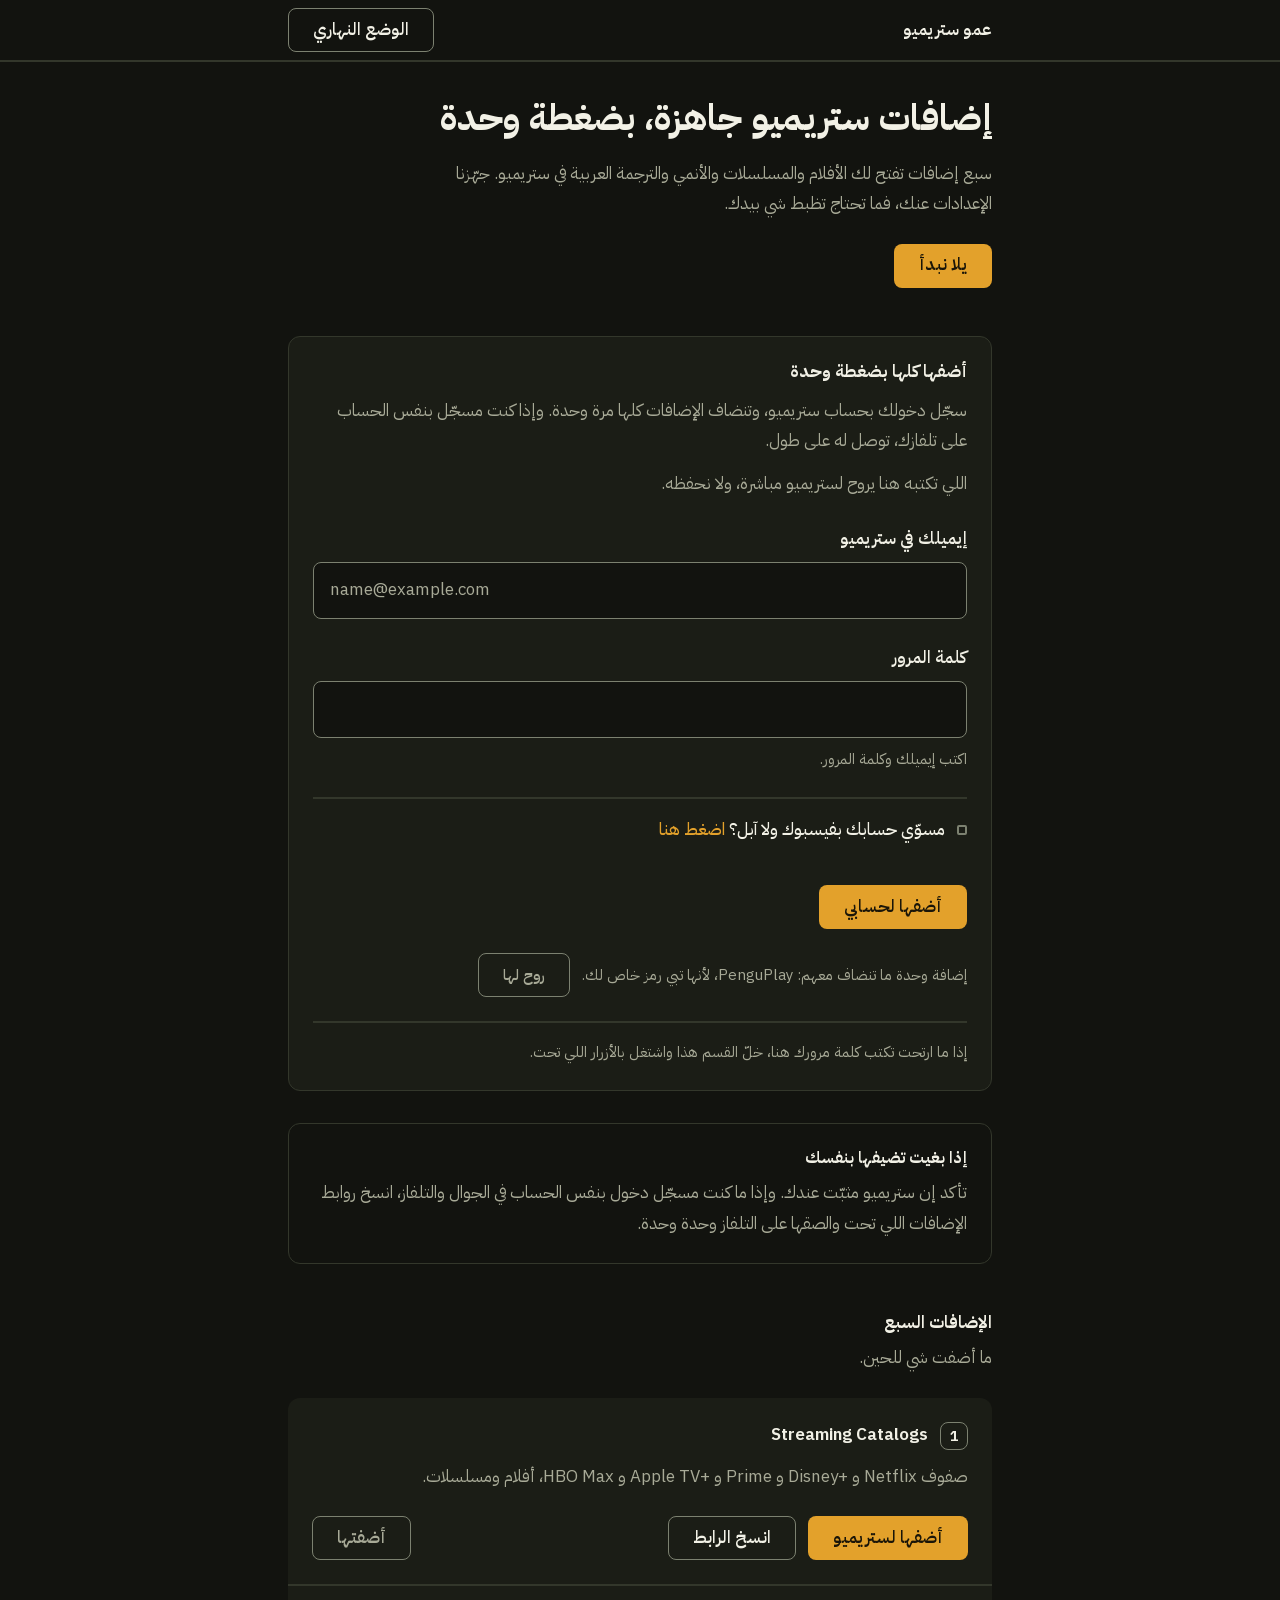
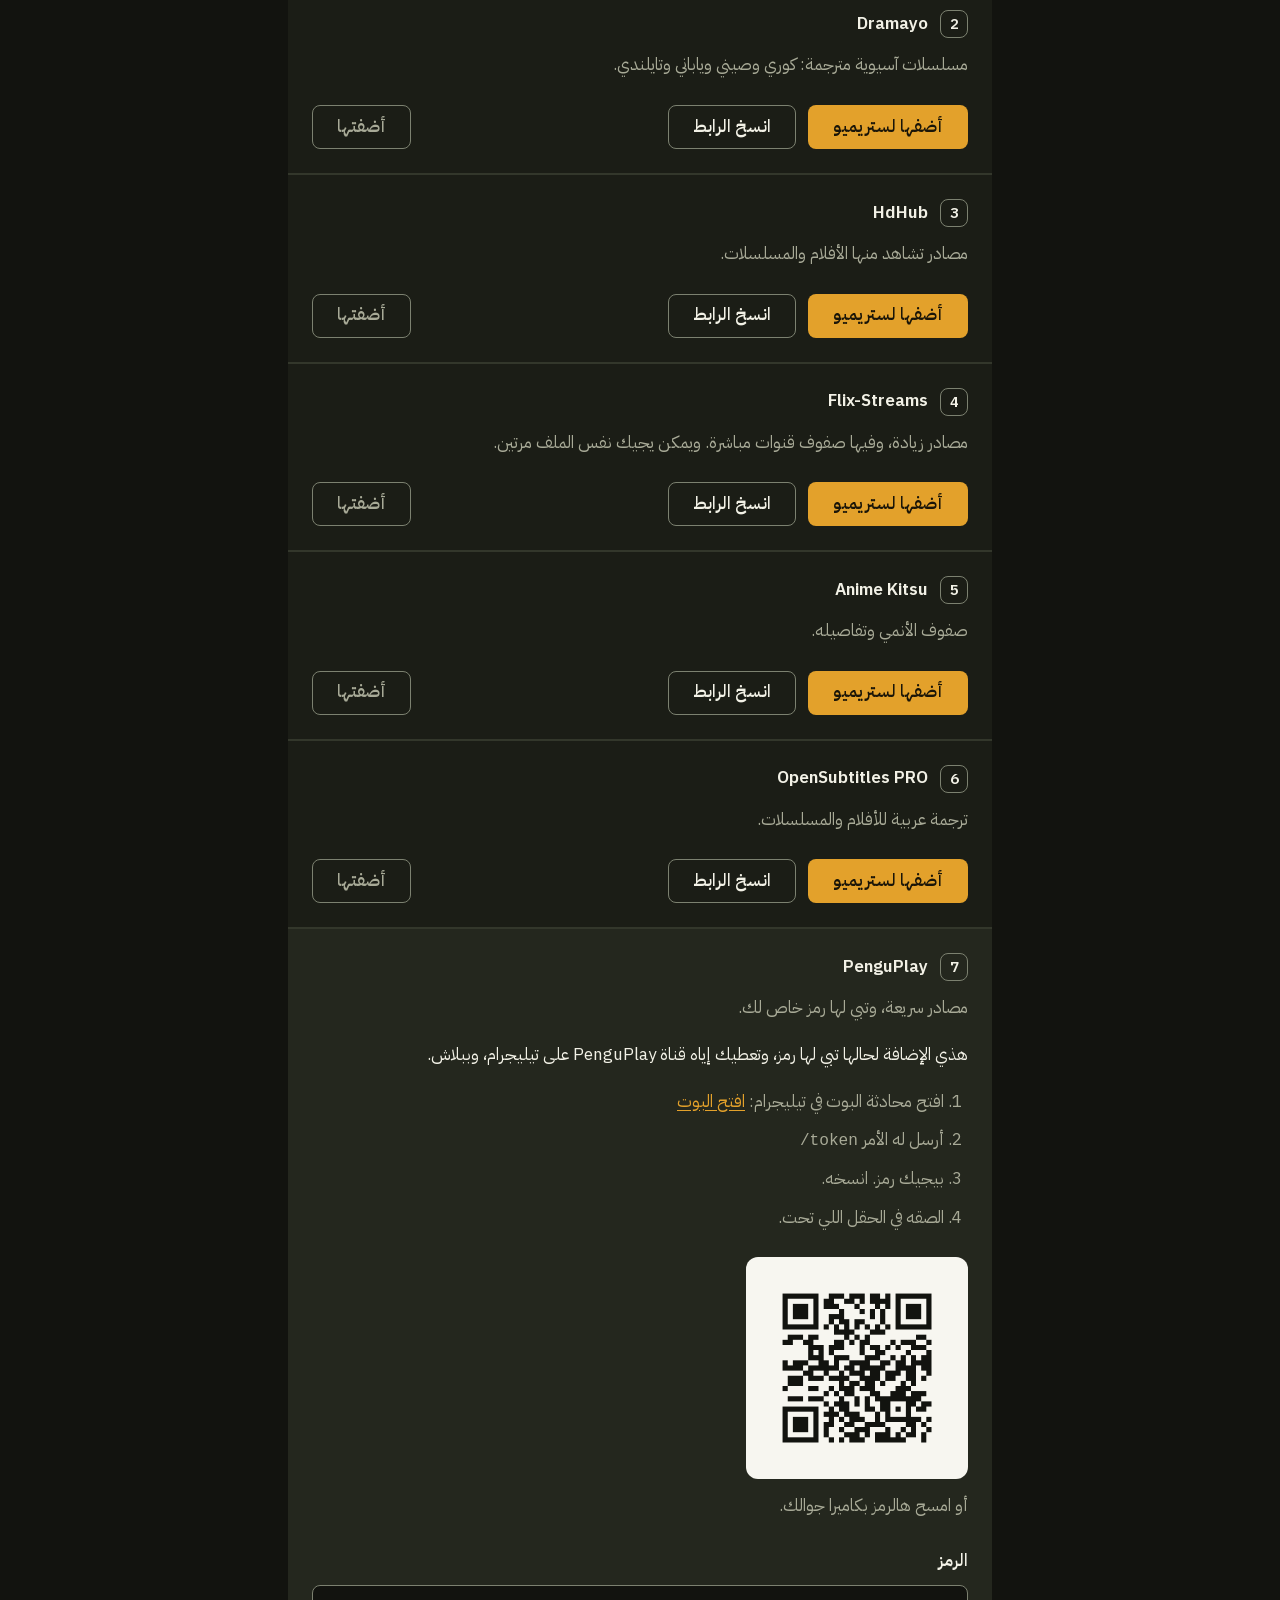
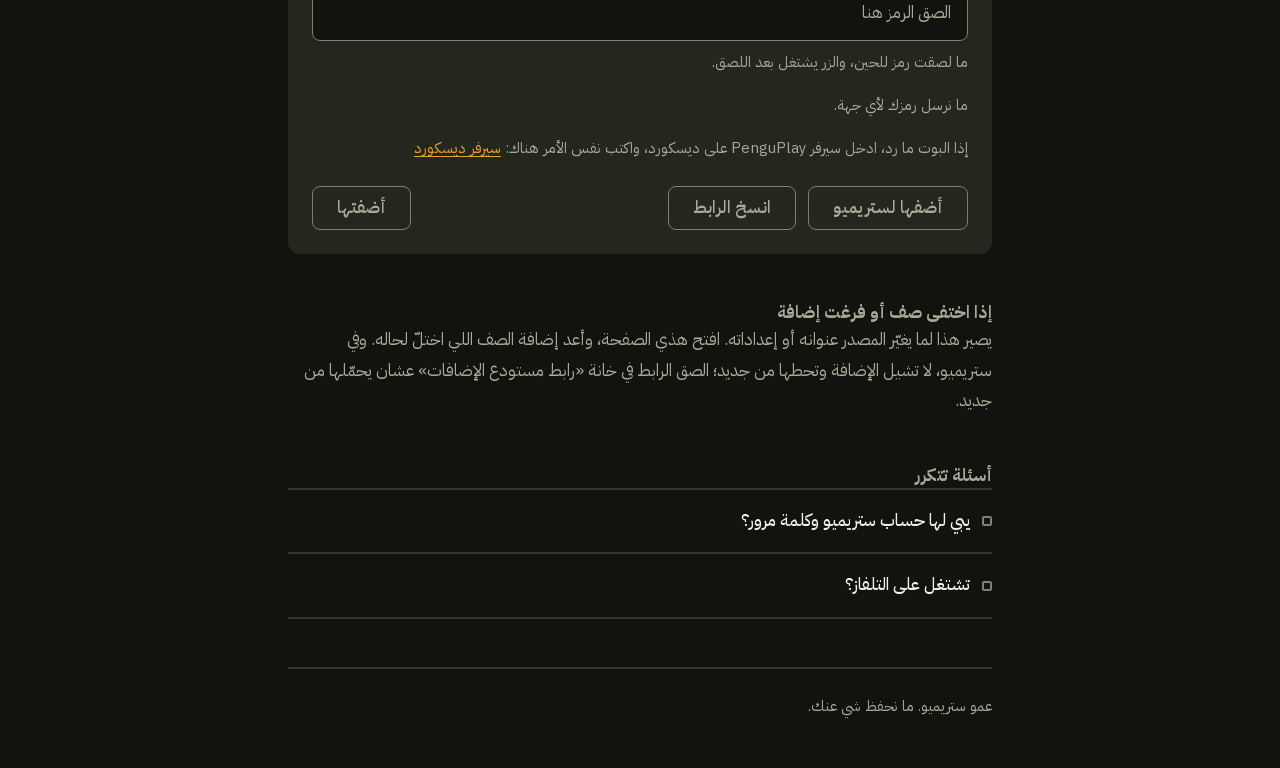
<file: web/index.html>
<!DOCTYPE html>
<html lang="ar" dir="rtl" data-theme="dark">
<head>
<meta charset="utf-8">
<meta name="viewport" content="width=device-width, initial-scale=1">
<title>عمو ستريميو · إضافات ستريميو جاهزة بضغطة وحدة</title>
<meta name="description" content="سبع إضافات لستريميو بإعدادات جاهزة من عندنا: أفلام ومسلسلات وأنمي وترجمة عربية. سجّل دخولك وتنضاف كلها بضغطة وحدة، أو ضيفها وحدة وحدة بدون حساب.">
<meta name="color-scheme" content="dark light">
<meta name="theme-color" content="#12130F">
<link rel="icon" href="data:image/svg+xml,%3Csvg xmlns='http://www.w3.org/2000/svg' viewBox='0 0 32 32'%3E%3Crect width='32' height='32' rx='8' fill='%2312130F'/%3E%3Crect x='7' y='15' width='18' height='2' fill='%23E3A12B'/%3E%3C/svg%3E">
<link rel="preload" href="assets/fonts/plex-arabic-400.woff2" as="font" type="font/woff2" crossorigin>
<link rel="stylesheet" href="assets/fonts/plex.css">
<link rel="stylesheet" href="app.css">
<script>
/* Applied before first paint so a reader who chose the light theme never sees a dark flash. */
try {
  if (JSON.parse(localStorage.getItem("ammo.theme")) === "light") {
    document.documentElement.dataset.theme = "light";
  }
} catch (error) {}
</script>
<script src="app.js" defer></script>
</head>
<body>

<header class="masthead">
  <div class="masthead-inner">
    <span class="wordmark">عمو ستريميو</span>
    <button class="btn btn-quiet" id="theme" type="button" aria-pressed="false">الوضع النهاري</button>
  </div>
  <div class="track" role="presentation">
    <span class="track-fill" id="track-fill"></span>
  </div>
</header>

<main>

  <section class="hero">
    <h1>إضافات ستريميو جاهزة، بضغطة وحدة</h1>
    <p>
      سبع إضافات تفتح لك الأفلام والمسلسلات والأنمي والترجمة العربية في ستريميو. جهّزنا الإعدادات
      عنك، فما تحتاج تظبط شي بيدك.
    </p>
    <button class="btn btn-primary" id="start" type="button">يلا نبدأ</button>
  </section>

  <section class="bulk" id="bulk">
    <h2 class="section-head" id="bulk-heading" tabindex="-1">أضفها كلها بضغطة وحدة</h2>
    <p>
      سجّل دخولك بحساب ستريميو، وتنضاف الإضافات كلها مرة وحدة. وإذا كنت مسجّل بنفس الحساب على
      تلفازك، توصل له على طول.
    </p>
    <p class="bulk-warn">
      اللي تكتبه هنا يروح لستريميو مباشرة، ولا نحفظه.
    </p>

    <form class="bulk-form" id="bulk-form" novalidate>
      <div class="field">
        <label for="bulk-email">إيميلك في ستريميو</label>
        <input id="bulk-email" name="email" type="email" dir="ltr" inputmode="email"
               autocomplete="email" autocapitalize="off" spellcheck="false"
               placeholder="name@example.com">
      </div>
      <div class="field">
        <label for="bulk-password">كلمة المرور</label>
        <input id="bulk-password" name="password" type="password" dir="ltr"
               autocomplete="off" spellcheck="false">
      </div>
      <p class="hint" data-bulk-hint>اكتب إيميلك وكلمة المرور.</p>

      <details class="bulk-alt">
        <summary>
          <span>مسوّي حسابك بفيسبوك ولا آبل؟ <span class="summary-hint">اضغط هنا</span></span>
        </summary>
        <p>يعني ما لك كلمة مرور في ستريميو، فدخولك يصير بمفتاح. سوّها على كمبيوتر، لأن الجوال ما يفتح كونسول.</p>
        <ol class="mini">
          <li>
            افتح <a href="https://web.stremio.com/" rel="noopener">web.stremio.com</a> وسجّل دخولك.
          </li>
          <li>
            اضغط <code dir="ltr">F12</code> عشان يفتح لك الكونسول.
          </li>
          <li>
            أول مرة تبغى تلصق في الكونسول، يطلع لك تحذير ويمنعك. اكتب
            <code dir="ltr">allow pasting</code> واضغط Enter.
          </li>
          <li>
            الصق هذا السطر واضغط Enter، وبيطلع لك المفتاح:
            <code class="snippet" dir="ltr">JSON.parse(localStorage.getItem("profile")).auth.key</code>
            <button class="btn btn-quiet" type="button" data-copy-key>انسخ السطر</button>
          </li>
          <li>انسخ المفتاح اللي طلع، والصقه في الحقل اللي تحت.</li>
        </ol>
        <p class="hint">
          ولا تلصق في الكونسول أي سطر يجيك من موقع ثاني. ولو طلع لك خطأ، تأكد إنك مسجّل دخول في
          web.stremio.com.
        </p>
        <div class="field">
          <label for="bulk-key">مفتاح الدخول</label>
          <input id="bulk-key" name="authKey" type="password" dir="ltr"
                 autocomplete="off" spellcheck="false" placeholder="الصق المفتاح هنا">
        </div>
      </details>

      <div class="bulk-actions">
        <button class="btn btn-primary" type="submit" id="bulk-run">أضفها لحسابي</button>
      </div>
    </form>

    <p class="bulk-status" id="bulk-status" role="status" aria-live="polite"></p>
    <ul class="bulk-result" id="bulk-result" hidden></ul>

    <p class="bulk-extra" id="bulk-extra">
      <span>إضافة وحدة ما تنضاف معهم: <bdi dir="ltr">PenguPlay</bdi>، لأنها تبي رمز خاص لك.</span>
      <button class="btn btn-quiet" type="button" id="bulk-extra-go">روح لها</button>
    </p>

    <p class="privacy">
      إذا ما ارتحت تكتب كلمة مرورك هنا، خلّ القسم هذا واشتغل بالأزرار اللي تحت.
    </p>
  </section>

  <section class="before">
    <h2>إذا بغيت تضيفها بنفسك</h2>
    <p>
      تأكد إن ستريميو مثبّت عندك. وإذا ما كنت مسجّل دخول بنفس الحساب في الجوال والتلفاز، انسخ روابط
      الإضافات اللي تحت والصقها على التلفاز وحدة وحدة.
    </p>
  </section>

  <section>
    <h2 class="section-head" id="steps-heading" tabindex="-1">الإضافات السبع</h2>
    <p class="progress" id="progress" aria-live="polite">ما أضفت شي للحين.</p>
    <ol class="steps" id="steps"></ol>
    <noscript>
      <p>
        الصفحة تبي لها جافاسكربت. وتقدر تلصق هالروابط في خانة «رابط مستودع الإضافات» داخل ستريميو:
      </p>
      <p dir="ltr">
        https://7a82163c306e-stremio-netflix-catalog-addon.baby-beamup.club/manifest.json<br>
        https://anime-kitsu.strem.fun/manifest.json
      </p>
      <p>أما <bdi dir="ltr">PenguPlay</bdi> فيبي له رمز، وما يشتغل بدون جافاسكربت.</p>
    </noscript>
  </section>

  <section class="recovery">
    <h2 class="section-head">إذا اختفى صف أو فرغت إضافة</h2>
    <p>
      يصير هذا لما يغيّر المصدر عنوانه أو إعداداته. افتح هذي الصفحة، وأعد إضافة الصف اللي اختلّ
      لحاله. وفي ستريميو، لا تشيل الإضافة وتحطها من جديد؛ الصق الرابط في خانة «رابط مستودع
      الإضافات» عشان يحمّلها من جديد.
    </p>
  </section>

  <section class="faq">
    <h2 class="section-head">أسئلة تتكرر</h2>

    <details>
      <summary>يبي لها حساب ستريميو وكلمة مرور؟</summary>
      <p class="answer">
        تسجيلك بحسابك أسرع طريقة، وتنضاف بها كلها مرة وحدة. وإذا ما تبغى تكتب حسابك، الأزرار اللي
        تحت تضيفها بدون حساب.
      </p>
    </details>

    <details>
      <summary>تشتغل على التلفاز؟</summary>
      <p class="answer">
        إيه. ولو سجّلت دخولك بنفس الحساب في الجوال والتلفاز، تنضاف من الجوال وتوصل للتلفاز.
      </p>
    </details>
  </section>

  <footer>
    <p>عمو ستريميو. ما نحفظ شي عنك.</p>
  </footer>

</main>

</body>
</html>
</file>
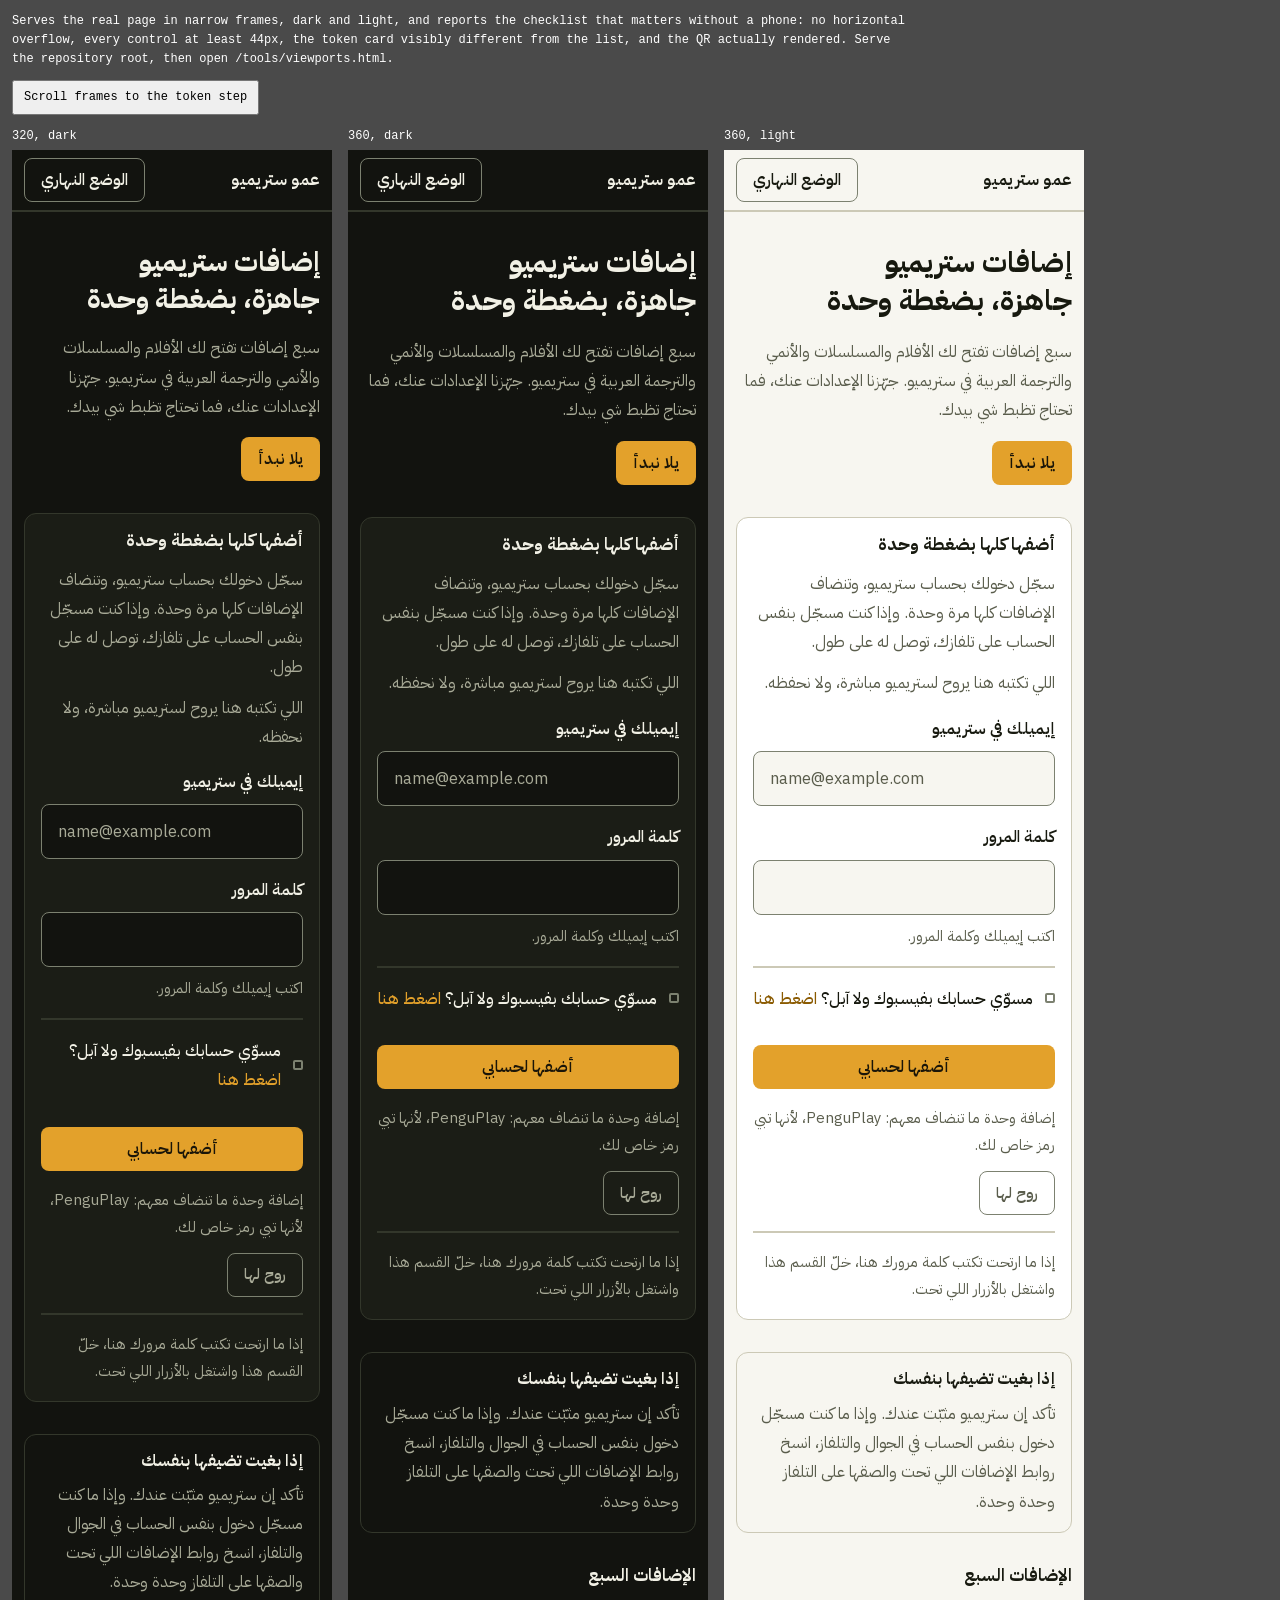
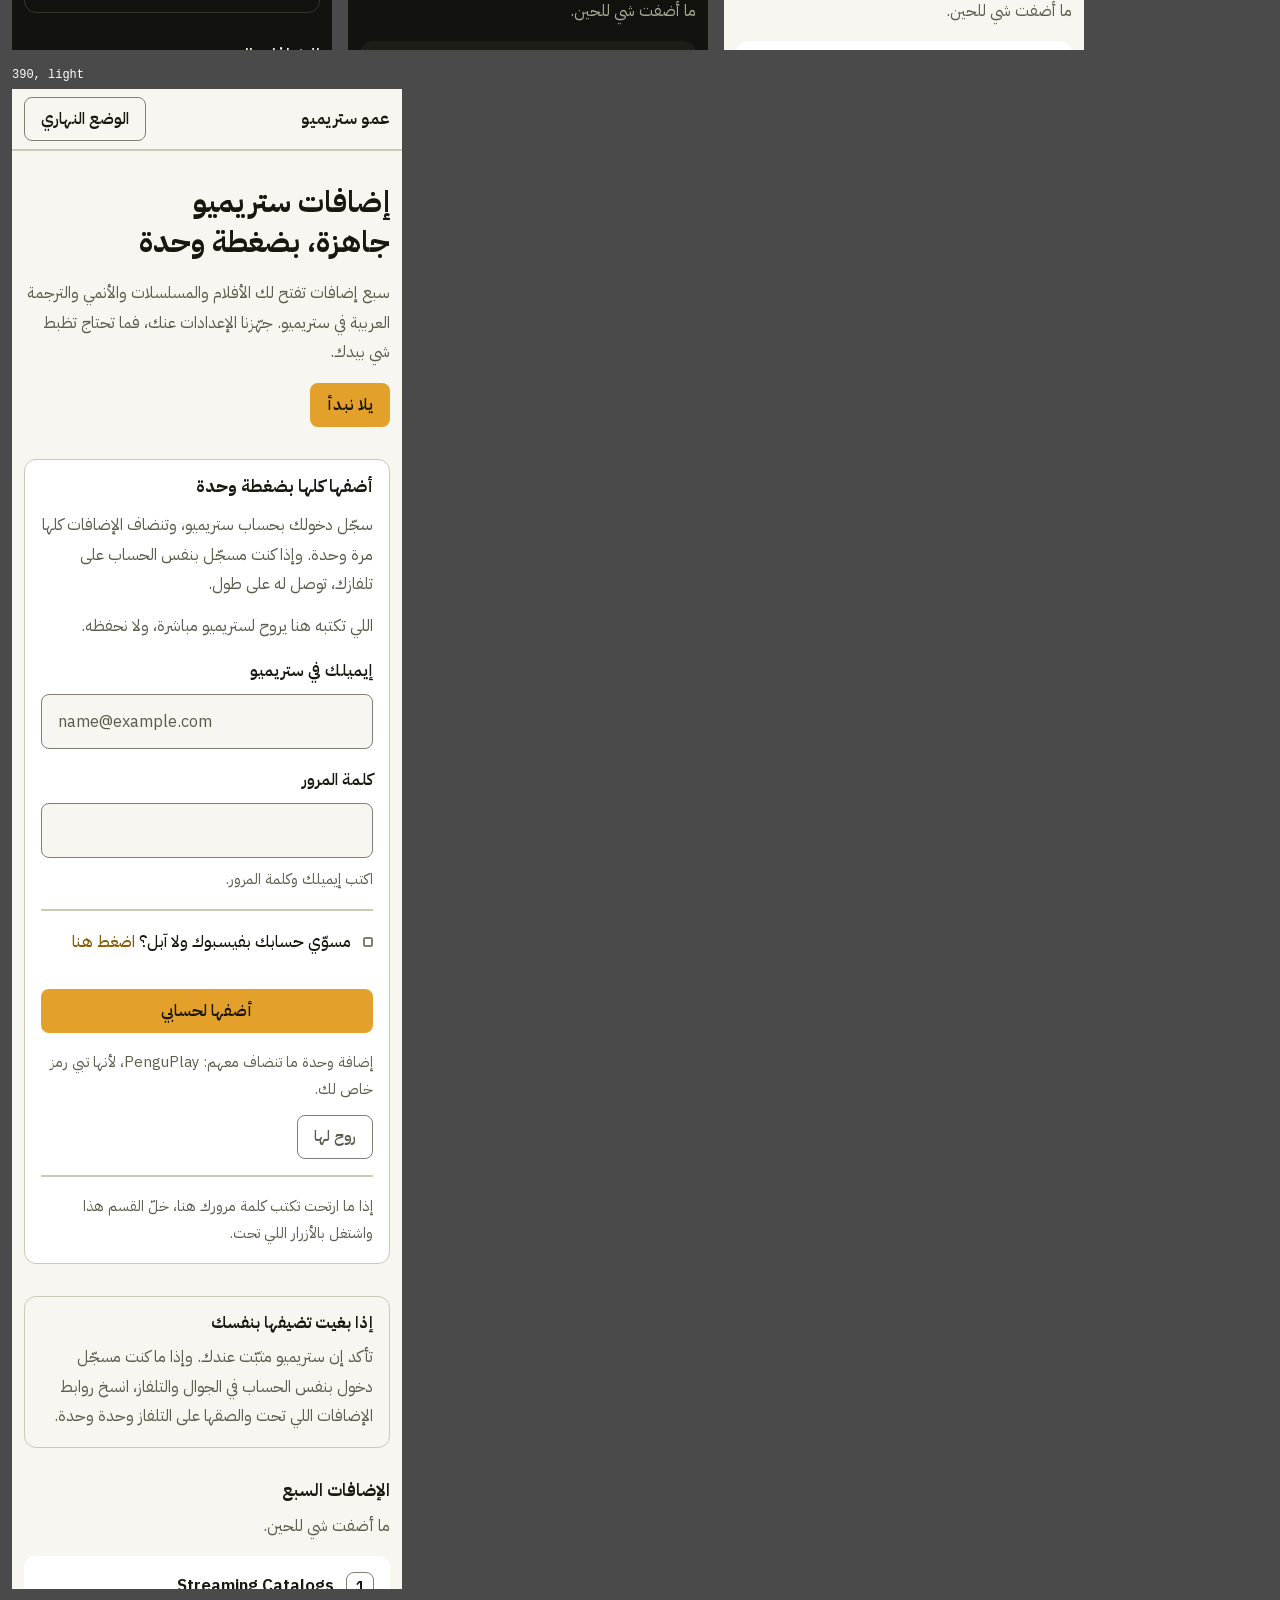
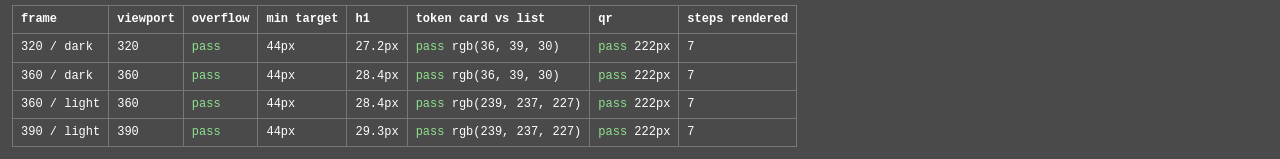
<file: tools/viewports.html>
<!DOCTYPE html>
<html lang="en">
<head>
<meta charset="utf-8">
<title>عمو ستريميو: viewport harness</title>
<style>
  body { margin: 0; padding: 12px; background: #4a4a4a; color: #fff;
         font: 12px/1.6 ui-monospace, Menlo, Consolas, monospace; }
  p.lead { margin: 0 0 10px; max-width: 900px; }
  button { font: inherit; padding: 6px 10px; margin-bottom: 12px; }
  .row { display: flex; flex-wrap: wrap; gap: 16px; align-items: flex-start; }
  figure { margin: 0; }
  figcaption { padding-bottom: 4px; }
  iframe { border: 0; display: block; }
  table { border-collapse: collapse; margin-top: 16px; }
  th, td { border: 1px solid #777; padding: 4px 8px; text-align: left; white-space: nowrap; }
  .ok { color: #8ee08e; }
  .bad { color: #ff9c9c; font-weight: bold; }
</style>
</head>
<body>
<p class="lead">
  Serves the real page in narrow frames, dark and light, and reports the checklist that matters
  without a phone: no horizontal overflow, every control at least 44px, the token card visibly
  different from the list, and the QR actually rendered. Serve the repository root, then open
  /tools/viewports.html.
</p>
<button id="jump" type="button">Scroll frames to the token step</button>

<div class="row">
  <figure><figcaption>320, dark</figcaption><iframe data-w="320" data-theme="dark" src="/web/index.html" width="320" height="1500"></iframe></figure>
  <figure><figcaption>360, dark</figcaption><iframe data-w="360" data-theme="dark" src="/web/index.html" width="360" height="1500"></iframe></figure>
  <figure><figcaption>360, light</figcaption><iframe data-w="360" data-theme="light" src="/web/index.html" width="360" height="1500"></iframe></figure>
  <figure><figcaption>390, light</figcaption><iframe data-w="390" data-theme="light" src="/web/index.html" width="390" height="1500"></iframe></figure>
</div>

<table id="report">
  <thead>
    <tr><th>frame</th><th>viewport</th><th>overflow</th><th>min target</th><th>h1</th>
        <th>token card vs list</th><th>qr</th><th>steps rendered</th></tr>
  </thead>
  <tbody></tbody>
</table>

<script>
  var frames = [].slice.call(document.querySelectorAll("iframe"));
  var jumped = false;

  function measure(frame) {
    var doc = frame.contentDocument;
    var win = frame.contentWindow;
    var de = doc.documentElement;
    var card = doc.querySelector('[data-id="pengu"]');
    var list = doc.querySelector(".steps");
    var qr = doc.querySelector(".qr img");
    var targets = [].slice.call(doc.querySelectorAll(".btn, summary, input"))
      .map(function (node) { return Math.round(node.getBoundingClientRect().height); });
    return {
      viewport: de.clientWidth,
      overflow: de.scrollWidth > de.clientWidth + 1,
      minTarget: targets.length ? Math.min.apply(null, targets) : 0,
      h1: getComputedStyle(doc.querySelector("h1")).fontSize,
      cardBg: getComputedStyle(card).backgroundColor,
      listBg: getComputedStyle(list).backgroundColor,
      qrWidth: qr ? Math.round(qr.getBoundingClientRect().width) : 0,
      steps: doc.querySelectorAll(".step").length,
      theme: de.dataset.theme
    };
  }

  function flag(good) {
    return '<span class="' + (good ? "ok" : "bad") + '">' + (good ? "pass" : "FAIL") + "</span>";
  }

  function report() {
    var body = document.querySelector("#report tbody");
    body.innerHTML = "";
    frames.forEach(function (frame) {
      var m = measure(frame);
      var row = document.createElement("tr");
      row.innerHTML =
        "<td>" + frame.dataset.w + " / " + frame.dataset.theme + "</td>" +
        "<td>" + m.viewport + "</td>" +
        "<td>" + (m.overflow ? '<span class="bad">FAIL</span>' : '<span class="ok">pass</span>') + "</td>" +
        "<td>" + m.minTarget + "px</td>" +
        "<td>" + m.h1 + "</td>" +
        "<td>" + (m.cardBg !== m.listBg ? '<span class="ok">pass</span> ' : '<span class="bad">FAIL</span> ') + m.cardBg + "</td>" +
        "<td>" + (m.qrWidth > 0 ? '<span class="ok">pass</span> ' : '<span class="bad">FAIL</span> ') + m.qrWidth + "px</td>" +
        "<td>" + m.steps + "</td>";
      body.appendChild(row);
    });
  }

  frames.forEach(function (frame) {
    frame.addEventListener("load", function () {
      frame.contentDocument.documentElement.dataset.theme = frame.dataset.theme;
      if (jumped) jump(frame);
      report();
    });
  });

  function jump(frame) {
    var win = frame.contentWindow;
    var card = frame.contentDocument.querySelector('[data-id="pengu"]');
    win.scrollTo(0, card.getBoundingClientRect().top + win.scrollY - 70);
  }

  document.getElementById("jump").addEventListener("click", function () {
    jumped = !jumped;
    frames.forEach(function (frame) {
      if (jumped) jump(frame);
      else frame.contentWindow.scrollTo(0, 0);
    });
    this.textContent = jumped ? "Back to the top" : "Scroll frames to the token step";
  });
</script>
</body>
</html>
</file>
<file: web/assets/fonts/plex.css>
/* Generated by tools/make-fonts.py. Edit the tool, not this file. */

@font-face {
  font-family: 'IBM Plex Sans Arabic';
  font-style: normal;
  font-weight: 400;
  font-display: swap;
  src: url('plex-arabic-400.woff2') format('woff2');
}

@font-face {
  font-family: 'IBM Plex Sans Arabic';
  font-style: normal;
  font-weight: 500;
  font-display: swap;
  src: url('plex-arabic-500.woff2') format('woff2');
}

@font-face {
  font-family: 'IBM Plex Sans Arabic';
  font-style: normal;
  font-weight: 600;
  font-display: swap;
  src: url('plex-arabic-600.woff2') format('woff2');
}

@font-face {
  font-family: 'IBM Plex Sans Arabic';
  font-style: normal;
  font-weight: 700;
  font-display: swap;
  src: url('plex-arabic-700.woff2') format('woff2');
}
</file>
<file: web/app.css>
/*
  عمو ستريميو. Tokens are ported from docs/DESIGN.md section 6, and any pair not
  listed there under "Verified pairs" has to be measured before it is used.

  The single repeated gesture is the 2px line: it cuts the steps apart and doubles as
  the progress track under the masthead, with the accent marking how far along the
  reader is.
*/

:root {
  --bg: #12130f;
  --surface: #1b1d16;
  --surface-2: #24271e;
  --text: #f2f1e6;
  --muted: #a8aa97;
  --line: #33372b;
  --line-control: #7c8170;
  --accent: #e3a12b;
  --accent-ink: #1a1508;
  --accent-readable: var(--accent);
  --field-bg: var(--bg);

  --r-control: 8px;
  --r-card: 12px;

  --s1: 4px;
  --s2: 8px;
  --s3: 12px;
  --s4: 16px;
  --s5: 24px;
  --s6: 32px;
  --s7: 48px;

  --measure: 44rem;
  --gutter: var(--s4);
  --bar: 62px;

  --font: "IBM Plex Sans Arabic", system-ui, "Segoe UI", Tahoma, sans-serif;

  color-scheme: dark;
}

[data-theme="light"] {
  --bg: #f7f6f0;
  --surface: #ffffff;
  --surface-2: #efede3;
  --text: #17190f;
  --muted: #5a5d4c;
  --line: #ccc9b6;
  --accent-readable: #8a5a00;
  --field-bg: var(--bg);

  color-scheme: light;
}

*,
*::before,
*::after {
  box-sizing: border-box;
}

html {
  scroll-behavior: smooth;
}

body {
  margin: 0;
  background: var(--bg);
  color: var(--text);
  font-family: var(--font);
  font-size: clamp(1rem, 0.95rem + 0.3vw, 1.0625rem);
  line-height: 1.8;
  -webkit-text-size-adjust: 100%;
}

h1,
h2,
h3 {
  margin: 0;
  line-height: 1.35;
  font-weight: 700;
}

p {
  margin: 0;
}

a {
  color: var(--accent-readable);
  text-underline-offset: 3px;
}

:focus-visible {
  outline: 2px solid var(--accent-readable);
  outline-offset: 2px;
  border-radius: var(--s1);
}

code {
  font-family: ui-monospace, "Cascadia Mono", Menlo, monospace;
  font-size: 0.95em;
}

.visually-hidden {
  position: absolute;
  width: 1px;
  height: 1px;
  margin: -1px;
  padding: 0;
  overflow: hidden;
  clip-path: inset(50%);
  white-space: nowrap;
}

/* Masthead and progress track ------------------------------------------- */

.masthead {
  position: sticky;
  inset-block-start: 0;
  z-index: 2;
  background: var(--bg);
}

.masthead-inner {
  display: flex;
  align-items: center;
  justify-content: space-between;
  gap: var(--s4);
  width: min(100% - 2 * var(--gutter), var(--measure));
  margin-inline: auto;
  padding-block: var(--s2);
}

.wordmark {
  font-weight: 600;
  font-size: 1.0625rem;
  letter-spacing: 0;
}

.track {
  height: 2px;
  background: var(--line);
}

.track-fill {
  display: block;
  height: 100%;
  width: 0;
  background: var(--accent);
  transition: width 220ms ease;
}

/* Page ---------------------------------------------------------------- */

main {
  width: min(100% - 2 * var(--gutter), var(--measure));
  margin-inline: auto;
  padding-block: var(--s6) var(--s7);
}

section {
  scroll-margin-block-start: calc(var(--bar) + var(--s5));
}

section + section {
  margin-block-start: var(--s7);
}

.hero h1 {
  font-size: clamp(1.5rem, 1.1rem + 3vw, 2.25rem);
  text-wrap: balance;
}

.hero p {
  margin-block-start: var(--s4);
  color: var(--muted);
  max-inline-size: 34rem;
}

.hero .btn {
  margin-block-start: var(--s5);
}

.before {
  margin-block-start: var(--s6);
  padding: var(--s5);
  border: 1px solid var(--line);
  border-radius: var(--r-card);
  color: var(--muted);
}

.before h2 {
  font-size: 1rem;
  color: var(--text);
}

.before p {
  margin-block-start: var(--s2);
}

.section-head {
  font-size: 1.0625rem;
  text-transform: none;
}

.progress {
  margin-block-start: var(--s2);
  color: var(--muted);
  font-variant-numeric: tabular-nums;
}

/* Steps --------------------------------------------------------------- */

ol.steps {
  margin: var(--s5) 0 0;
  padding: 0;
  list-style: none;
  background: var(--surface);
  border-radius: var(--r-card);
  overflow: hidden;
}

.step {
  padding: var(--s5);
  /* A card taller than the viewport is jumped to from its top, so the sticky bar must
     not cover the name it lands on. */
  scroll-margin-block-start: calc(var(--bar) + var(--s3));
}

.step + .step {
  border-block-start: 2px solid var(--line);
}

.step-head {
  display: flex;
  align-items: center;
  gap: var(--s3);
}

.step-num {
  flex: none;
  display: grid;
  place-items: center;
  inline-size: 28px;
  block-size: 28px;
  border: 1px solid var(--line-control);
  border-radius: var(--r-control);
  font-weight: 600;
  font-size: 0.9375rem;
  font-variant-numeric: tabular-nums;
}

.step.is-done .step-num {
  background: var(--accent);
  border-color: var(--accent);
  color: var(--accent-ink);
}

.step-name {
  font-size: 1.0625rem;
  font-weight: 600;
}

.step-gives {
  margin-block-start: var(--s3);
  color: var(--muted);
}

.step-actions {
  display: flex;
  flex-wrap: wrap;
  gap: var(--s3);
  margin-block-start: var(--s5);
}

/* The token step breaks the rhythm on purpose: it is the only card that asks
   the reader for anything. */
.step.is-token {
  background: var(--surface-2);
}

.step-fallback:not(:empty) {
  margin-block-start: var(--s4);
}

.pending {
  color: var(--muted);
}

.copy-target {
  inline-size: 100%;
  margin-block-start: var(--s3);
  padding: var(--s3);
  background: var(--field-bg);
  border: 1px solid var(--line-control);
  border-radius: var(--r-control);
  color: var(--text);
  font: inherit;
  font-size: 0.9375rem;
}

/* Controls ------------------------------------------------------------ */

.btn {
  display: inline-flex;
  align-items: center;
  justify-content: center;
  min-block-size: 44px;
  padding-inline: var(--s5);
  border-radius: var(--r-control);
  border: 1px solid transparent;
  background: transparent;
  color: inherit;
  font: inherit;
  font-weight: 600;
  text-decoration: none;
  cursor: pointer;
}

.btn-primary {
  background: var(--accent);
  color: var(--accent-ink);
}

.btn-quiet {
  border-color: var(--line-control);
}

.btn-mark {
  border-color: var(--line-control);
  color: var(--muted);
  margin-inline-start: auto;
}

.btn-mark[aria-pressed="true"] {
  border-color: var(--accent-readable);
  color: var(--accent-readable);
}

.btn.is-disabled,
.btn:disabled {
  border-color: var(--line-control);
  color: var(--muted);
  cursor: not-allowed;
}

.btn-primary.is-disabled {
  background: transparent;
  color: var(--muted);
}

/* Token step ---------------------------------------------------------- */

.token-intro {
  margin-block-start: var(--s4);
}

ol.mini {
  margin: var(--s4) 0 0;
  padding-inline-start: var(--s5);
  color: var(--muted);
}

ol.mini li + li {
  margin-block-start: var(--s2);
}

.qr {
  margin: var(--s5) 0 0;
  inline-size: fit-content;
}

.qr img {
  display: block;
  inline-size: 222px;
  block-size: auto;
  background: #f7f6f0;
  padding: var(--s4);
  border-radius: var(--r-card);
}

.qr figcaption {
  margin-block-start: var(--s3);
  color: var(--muted);
  max-inline-size: 26rem;
}

.field {
  margin-block-start: var(--s5);
}

.field label {
  display: block;
  font-weight: 600;
}

.field input {
  inline-size: 100%;
  margin-block-start: var(--s2);
  padding: var(--s3) var(--s4);
  background: var(--field-bg);
  border: 1px solid var(--line-control);
  border-radius: var(--r-control);
  color: var(--text);
  font: inherit;
}

.field input::placeholder {
  color: var(--muted);
  opacity: 1;
}

.hint {
  margin-block-start: var(--s2);
  color: var(--muted);
  font-size: 0.9375rem;
}

.hint.is-warning {
  color: var(--text);
}

.privacy,
.fallback-line {
  margin-block-start: var(--s4);
  color: var(--muted);
  font-size: 0.9375rem;
}

/* Bulk path ------------------------------------------------------------ */

/*
  The one card that asks for credentials, so it wears the same raised surface as the
  token step, and it does not look like a system dialog.
*/
.bulk {
  padding: var(--s5);
  background: var(--surface);
  border: 1px solid var(--line);
  border-radius: var(--r-card);
}

.bulk .section-head {
  margin-block-end: var(--s3);
}

.bulk > p {
  color: var(--muted);
}

.bulk > p + p {
  margin-block-start: var(--s3);
}

.bulk-warn {
  color: var(--text);
}

.bulk-form {
  margin-block-start: var(--s5);
}

.bulk-form .field:first-of-type {
  margin-block-start: 0;
}

.bulk-alt {
  margin-block-start: var(--s5);
  border-block-start: 2px solid var(--line);
}

.bulk-alt summary {
  display: flex;
  align-items: center;
  gap: var(--s3);
  padding-block: var(--s4);
  cursor: pointer;
  font-weight: 500;
}

.bulk-alt summary::-webkit-details-marker {
  display: none;
}

.bulk-alt summary::before {
  content: "";
  flex: none;
  inline-size: 10px;
  block-size: 10px;
  border: 2px solid var(--line-control);
  border-radius: 2px;
}

.bulk-alt[open] summary::before {
  background: var(--accent);
  border-color: var(--accent);
}

/*
  A reader who has never met a disclosure triangle does not know the line opens, so the
  summary says so in the theme's readable accent, on one line.
*/
.bulk-alt summary .summary-hint {
  color: var(--accent-readable);
  white-space: nowrap;
}

.bulk-alt p {
  color: var(--muted);
  font-size: 0.9375rem;
}

.bulk-alt .field {
  margin-block-start: var(--s4);
}

.bulk-alt ol.mini {
  margin-block-start: var(--s4);
}

/*
  The one line a reader pastes into the browser console. It is deliberately selectable
  and copyable, because retyping it by hand on a phone is where this path fails.
*/
.bulk-alt .snippet {
  display: block;
  margin-block: var(--s2);
  padding: var(--s3);
  background: var(--surface-2);
  border: 1px solid var(--line);
  border-radius: var(--r-control);
  color: var(--text);
  overflow-wrap: anywhere;
}

.bulk-actions {
  margin-block-start: var(--s5);
}

.bulk-status {
  margin-block-start: var(--s5);
  color: var(--text);
}

.bulk-status:empty {
  margin-block-start: 0;
}

.bulk-result {
  margin: var(--s3) 0 0;
  padding-inline-start: var(--s5);
  color: var(--muted);
  font-size: 0.9375rem;
}

.bulk-result li + li {
  margin-block-start: var(--s2);
}

/*
  The one addon the shortcut cannot carry, because its URL needs a per-reader token. It sits
  directly under the button while the page is idle, since the status and the result list are
  empty then, and it takes the reader to the step that can finish the job.
*/
.bulk-extra {
  display: flex;
  flex-wrap: wrap;
  align-items: center;
  gap: var(--s3);
  margin-block-start: var(--s5);
  color: var(--muted);
  font-size: 0.9375rem;
}

.bulk-extra[hidden] {
  display: none;
}

.bulk .privacy {
  margin-block-start: var(--s5);
  padding-block-start: var(--s4);
  border-block-start: 2px solid var(--line);
}

/* Recovery and FAQ ---------------------------------------------------- */

.recovery p + p {
  margin-block-start: var(--s3);
}

.recovery,
.faq {
  color: var(--muted);
}

.faq details {
  border-block-start: 2px solid var(--line);
}

.faq details:last-child {
  border-block-end: 2px solid var(--line);
}

.faq summary {
  display: flex;
  align-items: center;
  gap: var(--s3);
  padding-block: var(--s4);
  cursor: pointer;
  color: var(--text);
  font-weight: 500;
}

.faq summary::before {
  content: "";
  flex: none;
  inline-size: 10px;
  block-size: 10px;
  border: 2px solid var(--line-control);
  border-radius: 2px;
}

.faq details[open] summary::before {
  background: var(--accent);
  border-color: var(--accent);
}

.faq summary::-webkit-details-marker {
  display: none;
}

.faq .answer {
  padding-block-end: var(--s4);
}

footer {
  margin-block-start: var(--s7);
  padding-block-start: var(--s5);
  border-block-start: 2px solid var(--line);
  color: var(--muted);
  font-size: 0.9375rem;
}

@media (prefers-reduced-motion: reduce) {
  html {
    scroll-behavior: auto;
  }

  .track-fill {
    transition: none;
  }
}

@media (max-width: 30rem) {
  :root {
    --gutter: var(--s3);
    --s5: 16px;
    --s7: 32px;
  }

  .step-actions .btn,
  .bulk-actions .btn {
    inline-size: 100%;
  }

  .btn-mark {
    margin-inline-start: 0;
  }
}
</file>
